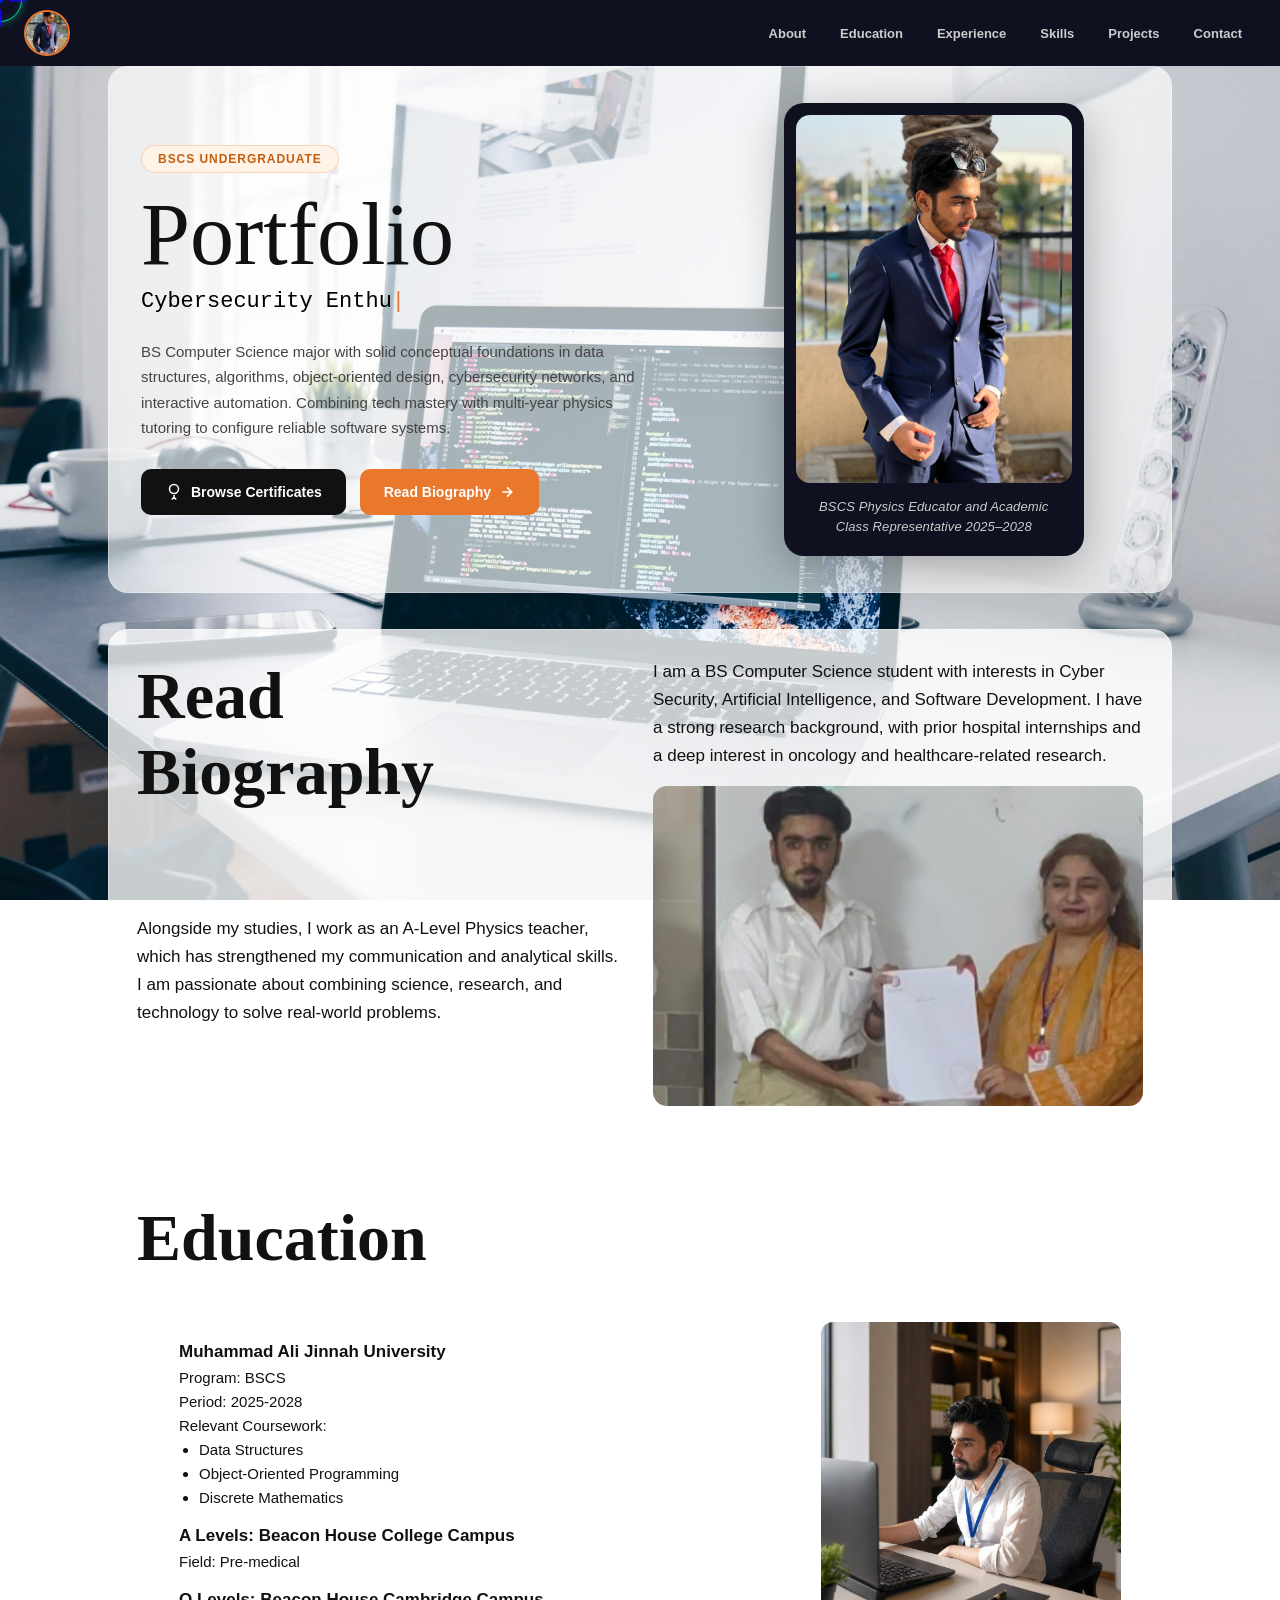
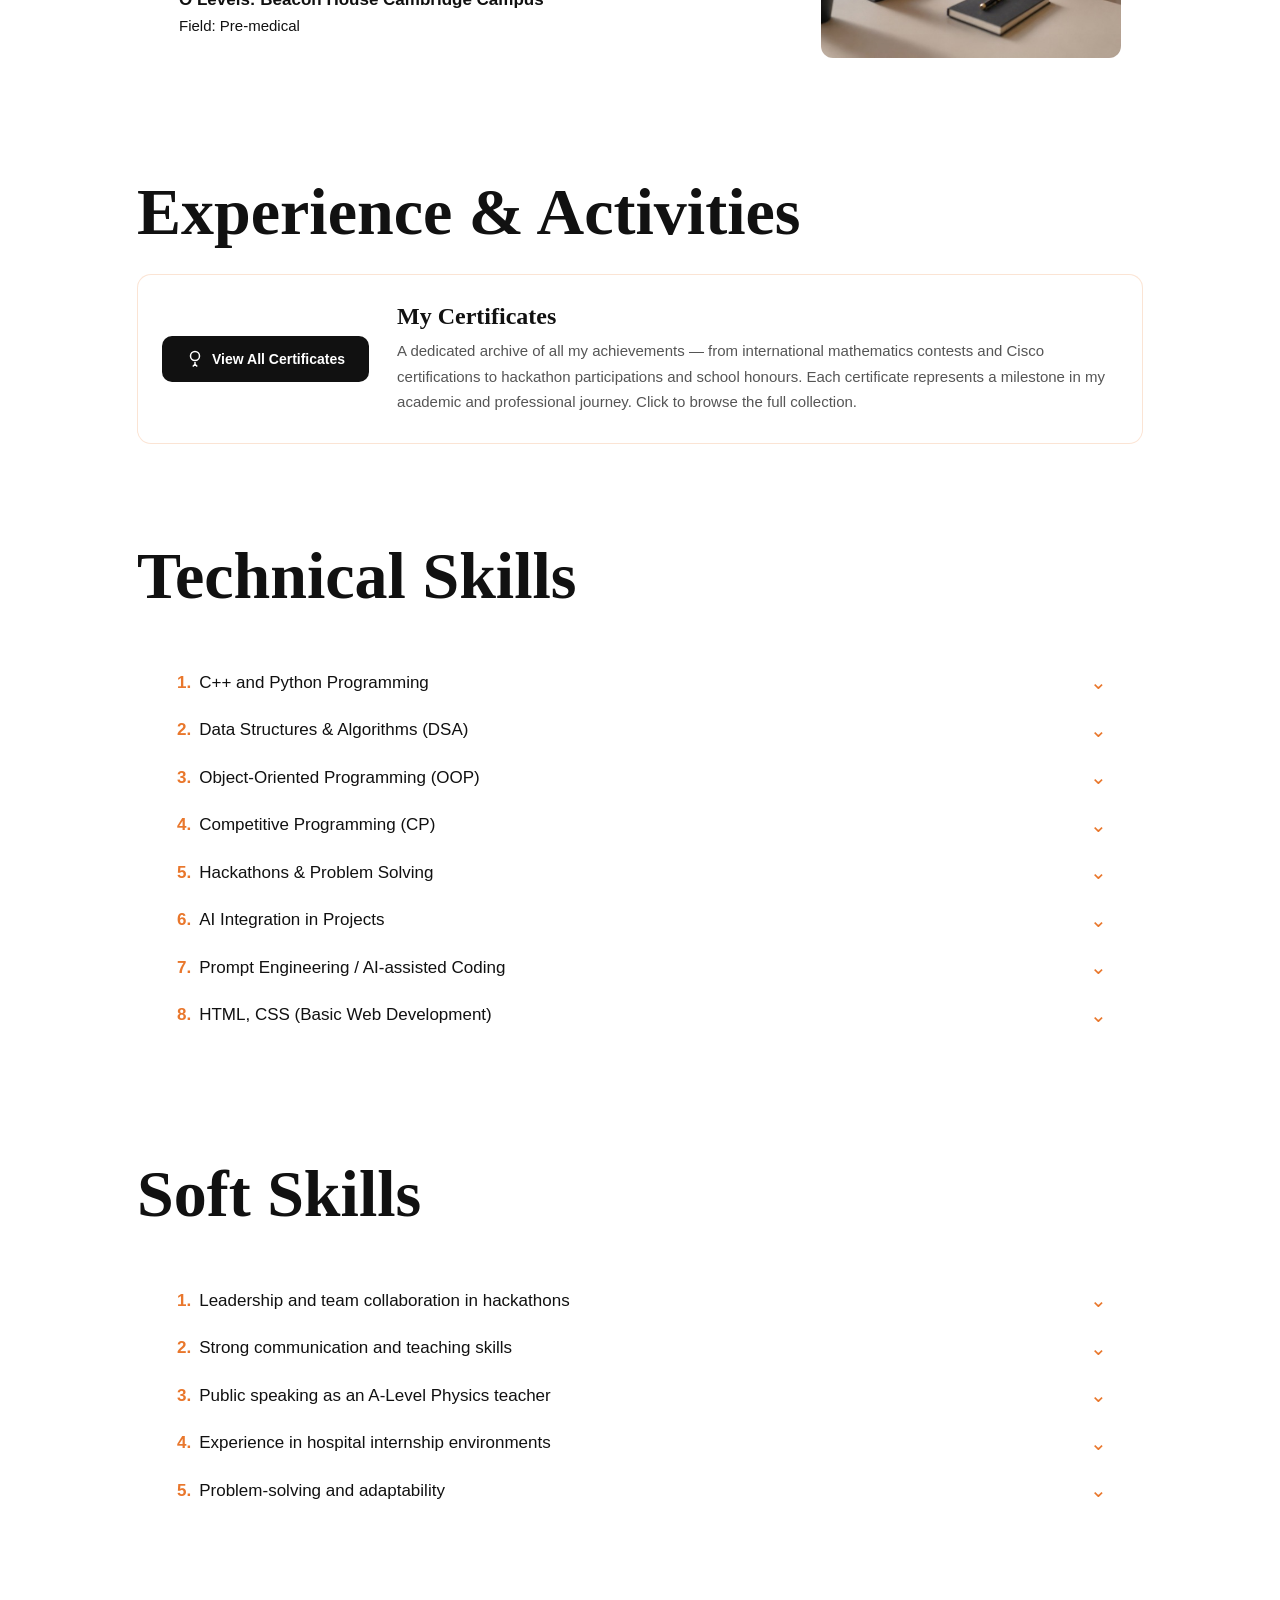
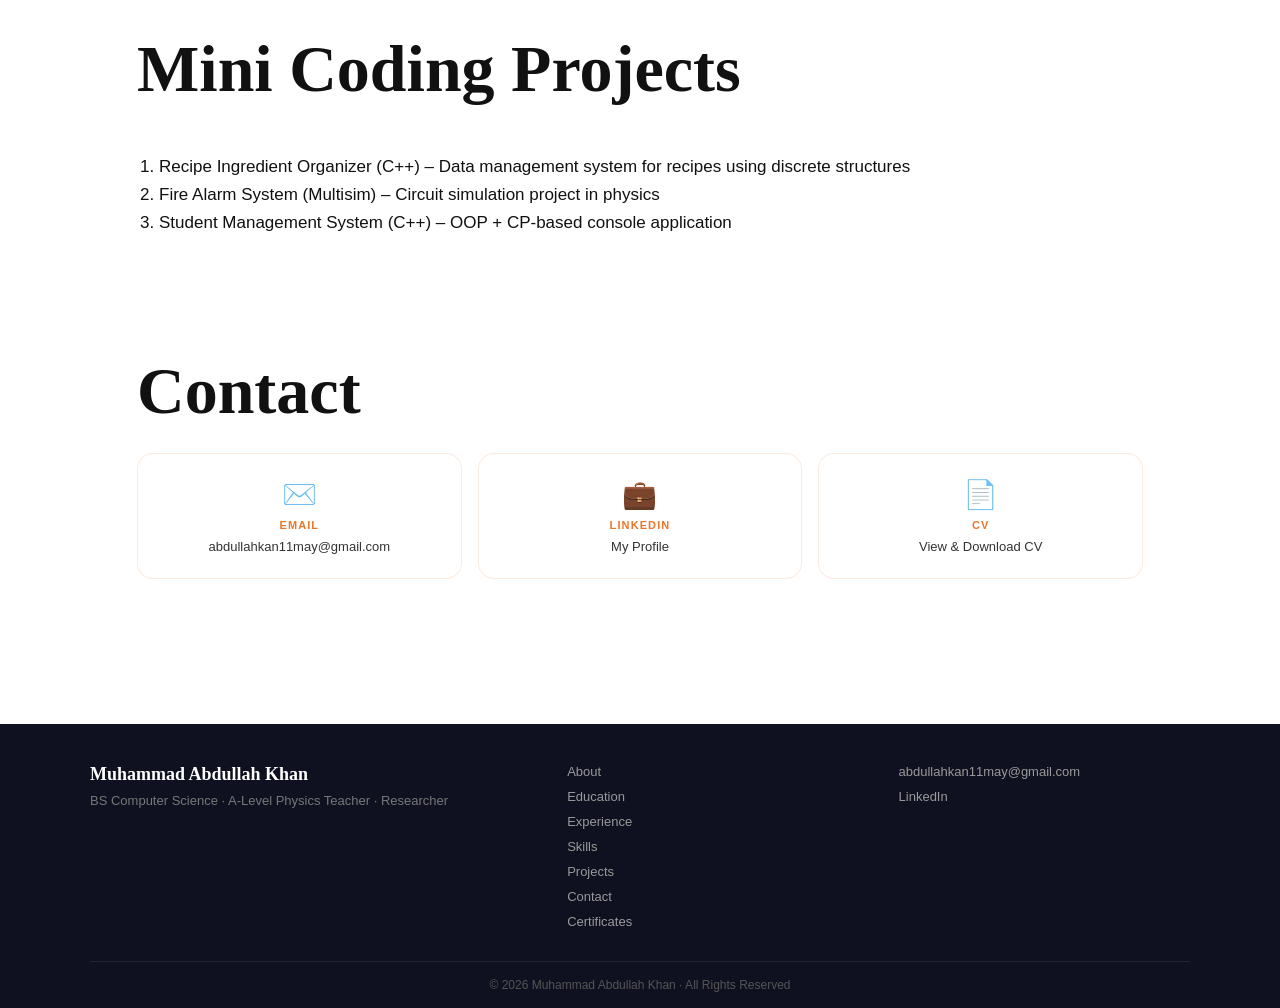
<file: index.html>
<!DOCTYPE html>
<html lang="en">
<head>
  <meta charset="UTF-8" />
  <meta name="viewport" content="width=device-width, initial-scale=1.0" />
  <meta http-equiv="Cache-Control" content="no-cache, no-store, must-revalidate">
  <title>Muhammad Abdullah Khan | Portfolio</title>
  <link rel="stylesheet" href="styles.css" />
</head>

<body>

<!-- CUSTOM CURSOR -->
<div class="cursor" id="cursor">
  <div class="cursor-ring"></div>
  <div class="cursor-dot"></div>
  <div class="cursor-line cursor-line-top"></div>
  <div class="cursor-line cursor-line-bottom"></div>
  <div class="cursor-line cursor-line-left"></div>
  <div class="cursor-line cursor-line-right"></div>
</div>

<!-- PROGRESS BAR -->
<div class="progress-bar" id="progressBar"></div>

<!-- TOP NAVBAR: logo left + hamburger right -->
<nav class="navbar" id="navbar">
  <div class="nav-logo">
    <img src="WhatsApp Image 2024-04-25 at 1.08.18 AM (1).jpeg" alt="MAK" id="nav-photo" />
  </div>
  <button class="nav-hamburger" id="navToggle" aria-label="Menu">
    <span></span><span></span><span></span>
  </button>
  <div class="nav-menu" id="navMenu">
    <a href="#about">About</a>
    <a href="#education">Education</a>
    <a href="#experience">Experience</a>
    <a href="#technical-skills">Skills</a>
    <a href="#projects">Projects</a>
    <a href="#contact">Contact</a>
  </div>
</nav>

<!-- MAIN WRAPPER -->
<main class="page-wrap">

  <!-- HERO -->
  <section class="hero section visible" id="hero">
    <div class="hero-left">
      <div class="hero-badge">BSCS Undergraduate</div>
      <h1>Portfolio</h1>
      <h2 id="typing-text"></h2>
      <p class="hero-desc">
        BS Computer Science major with solid conceptual foundations in data structures,
        algorithms, object-oriented design, cybersecurity networks, and interactive
        automation. Combining tech mastery with multi-year physics tutoring to configure
        reliable software systems.
      </p>
      <div class="hero-btns">
        <a href="certificates.html" class="btn-primary">
          <svg width="18" height="18" viewBox="0 0 24 24" fill="none" stroke="currentColor" stroke-width="2"><circle cx="12" cy="8" r="6"/><path d="M9 22l3-3 3 3M12 19v-3"/></svg>
          Browse Certificates
        </a>
        <a href="#about" class="btn-secondary" id="biographyBtn">
          Read Biography
          <svg width="16" height="16" viewBox="0 0 24 24" fill="none" stroke="currentColor" stroke-width="2.5"><path d="M5 12h14M12 5l7 7-7 7"/></svg>
        </a>
      </div>
    </div>
    <div class="hero-right">
      <div class="hero-card">
        <img src="WhatsApp Image 2024-04-25 at 1.08.18 AM (1).jpeg" alt="Muhammad Abdullah Khan" class="hero-card-photo" />
        <div class="hero-card-caption">BSCS Physics Educator and Academic Class Representative 2025–2028</div>
      </div>
    </div>
  </section>

  <!-- ABOUT / READ BIOGRAPHY -->
  <section class="section" id="about">
    <div class="about-grid">
      <div class="about-title">
        <h2>Read<br>Biography</h2>
      </div>
      <div class="about-right">
        <p class="about-p1">
          I am a BS Computer Science student with interests in Cyber Security,
          Artificial Intelligence, and Software Development. I have a strong
          research background, with prior hospital internships and a deep
          interest in oncology and healthcare-related research.
        </p>
        <div class="about-image">
          <img src="eddited 2.JPG" alt="Abdullah Khan experience" />
        </div>
      </div>
      <div class="about-p2">
        <p>
          Alongside my studies, I work as an A-Level Physics teacher, which
          has strengthened my communication and analytical skills. I am passionate
          about combining science, research, and technology to solve real-world problems.
        </p>
      </div>
    </div>
  </section>

  <!-- EDUCATION -->
  <section class="section" id="education">
    <h2 class="section-heading">Education</h2>
    <div class="content-box education-box">
      <div class="education-text">
        <h3>Muhammad Ali Jinnah University</h3>
        <p>Program: BSCS</p>
        <p>Period: 2025-2028</p>
        <p>Relevant Coursework:</p>
        <ul>
          <li>Data Structures</li>
          <li>Object-Oriented Programming</li>
          <li>Discrete Mathematics</li>
        </ul>
        <h3>A Levels: Beacon House College Campus</h3>
        <p>Field: Pre-medical</p>
        <h3>O Levels: Beacon House Cambridge Campus</h3>
        <p>Field: Pre-medical</p>
      </div>
      <div class="education-photo">
        <img src="WhatsApp Image 2026-04-26 at 2.37.34 PM.jpeg" alt="Abdullah Khan" />
      </div>
    </div>
  </section>

  <!-- EXPERIENCE & ACTIVITIES -->
  <section class="section" id="experience">
    <h2 class="section-heading">Experience &amp; Activities</h2>

    <!-- CERTIFICATES CTA -->
    <div class="cert-cta">
      <a href="certificates.html" class="btn-primary cert-cta-btn">
        <svg width="18" height="18" viewBox="0 0 24 24" fill="none" stroke="currentColor" stroke-width="2"><circle cx="12" cy="8" r="6"/><path d="M9 22l3-3 3 3M12 19v-3"/></svg>
        View All Certificates
      </a>
      <div class="cert-cta-text">
        <h3>My Certificates</h3>
        <p>
          A dedicated archive of all my achievements — from international mathematics
          contests and Cisco certifications to hackathon participations and school honours.
          Each certificate represents a milestone in my academic and professional journey.
          Click to browse the full collection.
        </p>
      </div>
    </div>
  </section>

  <!-- TECHNICAL SKILLS -->
  <section class="section" id="technical-skills">
    <h2 class="section-heading">Technical Skills</h2>
    <div class="content-box">
      <ul class="skills-list tech-accordion-list">

        <li class="skill-accordion">
          <div class="skill-header" onclick="toggleSkill(this)">
            <span class="skill-num">1.</span> C++ and Python Programming
            <span class="skill-chevron">&#8964;</span>
          </div>
          <div class="skill-body">
            <p>Proficient in both C++ and Python, with hands-on experience building console applications, and algorithm-based solutions. Comfortable working across both languages depending on the problem at hand — leveraging C++ for performance-critical logic and Python for rapid prototyping and AI-related tasks.</p>
          </div>
        </li>

        <li class="skill-accordion">
          <div class="skill-header" onclick="toggleSkill(this)">
            <span class="skill-num">2.</span> Data Structures &amp; Algorithms (DSA)
            <span class="skill-chevron">&#8964;</span>
          </div>
          <div class="skill-body">
            <p>Strong foundational understanding of core data structures — arrays, linked lists, stacks, queues, trees, and hash maps — and their practical applications in solving computational problems efficiently. Continuously sharpening algorithmic thinking through structured practice and real project implementation.</p>
          </div>
        </li>

        <li class="skill-accordion">
          <div class="skill-header" onclick="toggleSkill(this)">
            <span class="skill-num">3.</span> Object-Oriented Programming (OOP)
            <span class="skill-chevron">&#8964;</span>
          </div>
          <div class="skill-body">
            <p>Experienced in designing systems using OOP principles — encapsulation, inheritance, polymorphism, and abstraction. Applied these concepts directly in projects like the Student Management System, building clean, modular, and maintainable codebases.</p>
          </div>
        </li>

        <li class="skill-accordion">
          <div class="skill-header" onclick="toggleSkill(this)">
            <span class="skill-num">4.</span> Competitive Programming (CP)
            <span class="skill-chevron">&#8964;</span>
          </div>
          <div class="skill-body">
            <p>Actively engaged in competitive programming to sharpen logical reasoning, time complexity awareness, and problem decomposition under pressure. Participation in contests has built the habit of writing efficient, well-structured solutions quickly.</p>
          </div>
        </li>

        <li class="skill-accordion">
          <div class="skill-header" onclick="toggleSkill(this)">
            <span class="skill-num">5.</span> Hackathons &amp; Problem Solving
            <span class="skill-chevron">&#8964;</span>
          </div>
          <div class="skill-body">
            <p>Participated in hackathons including Hackfest IBA, bringing together technical skill, teamwork, and rapid prototyping under tight deadlines. These environments demand clear thinking, creative solutions, and the ability to deliver a working product from scratch in hours.</p>
          </div>
        </li>

        <li class="skill-accordion">
          <div class="skill-header" onclick="toggleSkill(this)">
            <span class="skill-num">6.</span> AI Integration in Projects
            <span class="skill-chevron">&#8964;</span>
          </div>
          <div class="skill-body">
            <p>Exploring the integration of AI tools and APIs into practical applications — understanding how to embed intelligent features into software, automate workflows, and enhance user experiences using modern AI capabilities.</p>
          </div>
        </li>

        <li class="skill-accordion">
          <div class="skill-header" onclick="toggleSkill(this)">
            <span class="skill-num">7.</span> Prompt Engineering / AI-assisted Coding
            <span class="skill-chevron">&#8964;</span>
          </div>
          <div class="skill-body">
            <p>Skilled in crafting precise, effective prompts to get the most out of AI tools for coding, debugging, and content generation. Uses AI as a force multiplier — accelerating development without losing ownership of the logic and architecture.</p>
          </div>
        </li>

        <li class="skill-accordion">
          <div class="skill-header" onclick="toggleSkill(this)">
            <span class="skill-num">8.</span> HTML, CSS (Basic Web Development)
            <span class="skill-chevron">&#8964;</span>
          </div>
          <div class="skill-body">
            <p>Capable of building structured, styled web pages from scratch. This very portfolio is a hands-on demonstration of those skills — custom layouts, animations, responsive design, and interactive components built without any framework.</p>
          </div>
        </li>

      </ul>
    </div>
  </section>

  <!-- SOFT SKILLS -->
  <section class="section" id="soft-skills">
    <h2 class="section-heading">Soft Skills</h2>
    <div class="content-box">
      <ul class="skills-list">

        <li class="skill-accordion">
          <div class="skill-header" onclick="toggleSkill(this)">
            <span class="skill-num">1.</span> Leadership and team collaboration in hackathons
            <span class="skill-chevron">&#8964;</span>
          </div>
          <div class="skill-body">
            <p>A well-respected leader with hands-on experience managing group and class projects — from community service trips to large-scale batch initiatives involving 60+ students. Known for maintaining fairness and justice across all members, resolving communication barriers through custom-designed modules and interactive sessions, and providing counselling and emotional support when needed.</p>
          </div>
        </li>

        <li class="skill-accordion">
          <div class="skill-header" onclick="toggleSkill(this)">
            <span class="skill-num">2.</span> Strong communication and teaching skills
            <span class="skill-chevron">&#8964;</span>
          </div>
          <div class="skill-body">
            <p>An educator who goes beyond the curriculum — designing teaching frameworks that evolve with the changing mindset of today's youth and the demands of the modern industry. Encourages out-of-the-box thinking through hands-on activities, mathematical reasoning, and cross-disciplinary analogies.</p>
          </div>
        </li>

        <li class="skill-accordion">
          <div class="skill-header" onclick="toggleSkill(this)">
            <span class="skill-num">3.</span> Public speaking as an A-Level Physics teacher
            <span class="skill-chevron">&#8964;</span>
          </div>
          <div class="skill-body">
            <p>Developed strong, confident public speaking through years of classroom instruction, parent communication, client-facing research interactions, and hosting workshops. Capable of improvising at any moment — changing scripts last-minute, adapting tone to the audience, and commanding large rooms with natural body language and stage presence.</p>
          </div>
        </li>

        <li class="skill-accordion">
          <div class="skill-header" onclick="toggleSkill(this)">
            <span class="skill-num">4.</span> Experience in hospital internship environments
            <span class="skill-chevron">&#8964;</span>
          </div>
          <div class="skill-body">
            <p>Medical and community service internships instilled a heightened situational awareness and the ability to act immediately and responsibly under pressure. Learned to regulate emotions in high-stakes environments, make decisive calls under uncertainty, and switch seamlessly between professional composure and compassionate communication.</p>
          </div>
        </li>

        <li class="skill-accordion">
          <div class="skill-header" onclick="toggleSkill(this)">
            <span class="skill-num">5.</span> Problem-solving and adaptability
            <span class="skill-chevron">&#8964;</span>
          </div>
          <div class="skill-body">
            <p>Approaches every challenge — academic, technical, or personal — with focused concentration and structured thinking. Skilled at making high-impact decisions quickly while preserving ethical integrity and considering the broadest range of people affected.</p>
          </div>
        </li>

      </ul>
    </div>
  </section>

  <!-- PROJECTS -->
  <section class="section" id="projects">
    <h2 class="section-heading">Mini Coding Projects</h2>
    <div class="content-box">
      <ol>
        <li>Recipe Ingredient Organizer (C++) – Data management system for recipes using discrete structures</li>
        <li>Fire Alarm System (Multisim) – Circuit simulation project in physics</li>
        <li>Student Management System (C++) – OOP + CP-based console application</li>
      </ol>
    </div>
  </section>

<!-- CONTACT -->
  <section class="section contact-section" id="contact">
    <h2 class="section-heading">Contact</h2>
    <div class="contact-cards">
      <a href="mailto:abdullahkan11may@gmail.com" class="contact-card">
        <div class="contact-icon">✉️</div>
        <div class="contact-label">Email</div>
        <div class="contact-value">abdullahkan11may@gmail.com</div>
      </a>
      <a href="https://www.linkedin.com/in/muhammad-abdullah-khan-34b156402" target="_blank" class="contact-card">
        <div class="contact-icon">💼</div>
        <div class="contact-label">LinkedIn</div>
        <div class="contact-value">My Profile</div>
      </a>
      <a href="cv.html" class="contact-card">
        <div class="contact-icon">📄</div>
        <div class="contact-label">CV</div>
        <div class="contact-value">View &amp; Download CV</div>
      </a>
    </div>
  </section>

</main>

<!-- FOOTER -->
<footer class="footer">
  <div class="footer-inner">
    <div class="footer-name">
      <h3>Muhammad Abdullah Khan</h3>
      <p>BS Computer Science · A-Level Physics Teacher · Researcher</p>
    </div>
    <div class="footer-links">
      <a href="#about">About</a>
      <a href="#education">Education</a>
      <a href="#experience">Experience</a>
      <a href="#technical-skills">Skills</a>
      <a href="#projects">Projects</a>
      <a href="#contact">Contact</a>
      <a href="certificates.html" target="_blank">Certificates</a>
    </div>
    <div class="footer-contact">
      <a href="mailto:abdullahkan11may@gmail.com">abdullahkan11may@gmail.com</a>
      <a href="https://www.linkedin.com/in/muhammad-abdullah-khan-34b156402" target="_blank">LinkedIn</a>
    </div>
  </div>
  <div class="footer-bottom">
    <p>© 2026 Muhammad Abdullah Khan · All Rights Reserved</p>
  </div>
</footer>

<script>
// TYPING EFFECT
const phrases = [
  "Cybersecurity Enthusiast",
  "BS Computer Science Student",
  "Physics Educator",
  "Muhammad Abdullah Khan"
];
const target = document.getElementById("typing-text");
let phraseIndex = 0, charIndex = 0, deleting = false;

function type() {
  const current = phrases[phraseIndex];
  if (!deleting) {
    target.textContent = current.slice(0, charIndex + 1);
    charIndex++;
    if (charIndex === current.length) {
      if (phraseIndex === phrases.length - 1) return; // stop on last
      setTimeout(() => { deleting = true; type(); }, 1800);
      return;
    }
  } else {
    target.textContent = current.slice(0, charIndex - 1);
    charIndex--;
    if (charIndex === 0) {
      deleting = false;
      phraseIndex = (phraseIndex + 1) % phrases.length;
    }
  }
  setTimeout(type, deleting ? 50 : 90);
}
window.addEventListener("load", () => { setTimeout(type, 600); });

// PROGRESS BAR
window.addEventListener('scroll', () => {
  const scrollTop = window.scrollY;
  const docHeight = document.documentElement.scrollHeight - window.innerHeight;
  const progress = (scrollTop / docHeight) * 100;
  document.getElementById('progressBar').style.width = progress + '%';
});

// SCROLL ANIMATIONS
const sections = document.querySelectorAll('.section');
const observer = new IntersectionObserver((entries) => {
  entries.forEach(entry => {
    if (entry.isIntersecting) entry.target.classList.add('visible');
  });
}, { threshold: 0.12 });
sections.forEach(s => observer.observe(s));

// NAVBAR: shrink on scroll + hamburger
const navbar = document.getElementById('navbar');
window.addEventListener('scroll', () => {
  navbar.classList.toggle('scrolled', window.scrollY > 40);
});
document.getElementById('navToggle').addEventListener('click', () => {
  document.getElementById('navMenu').classList.toggle('open');
});
document.querySelectorAll('.nav-menu a').forEach(a => {
  a.addEventListener('click', () => document.getElementById('navMenu').classList.remove('open'));
});

// CUSTOM CURSOR
const cursor = document.getElementById('cursor');
document.addEventListener('mousemove', (e) => {
  cursor.style.left = e.clientX + 'px';
  cursor.style.top = e.clientY + 'px';
});
document.addEventListener('mousedown', () => cursor.classList.add('clicking'));
document.addEventListener('mouseup',   () => cursor.classList.remove('clicking'));
document.querySelectorAll('a, button, .skill-header').forEach(el => {
  el.addEventListener('mouseenter', () => cursor.classList.add('hovering'));
  el.addEventListener('mouseleave', () => cursor.classList.remove('hovering'));
});

// SKILL ACCORDION
function toggleSkill(header) {
  const item = header.closest('.skill-accordion');
  const body = item.querySelector('.skill-body');
  const isOpen = item.classList.contains('open');
  document.querySelectorAll('.skill-accordion').forEach(el => {
    el.classList.remove('open');
    el.querySelector('.skill-body').classList.remove('expanded');
  });
  if (!isOpen) {
    item.classList.add('open');
    body.classList.add('expanded');
  }
}
</script>

</body>
</html>
</file>
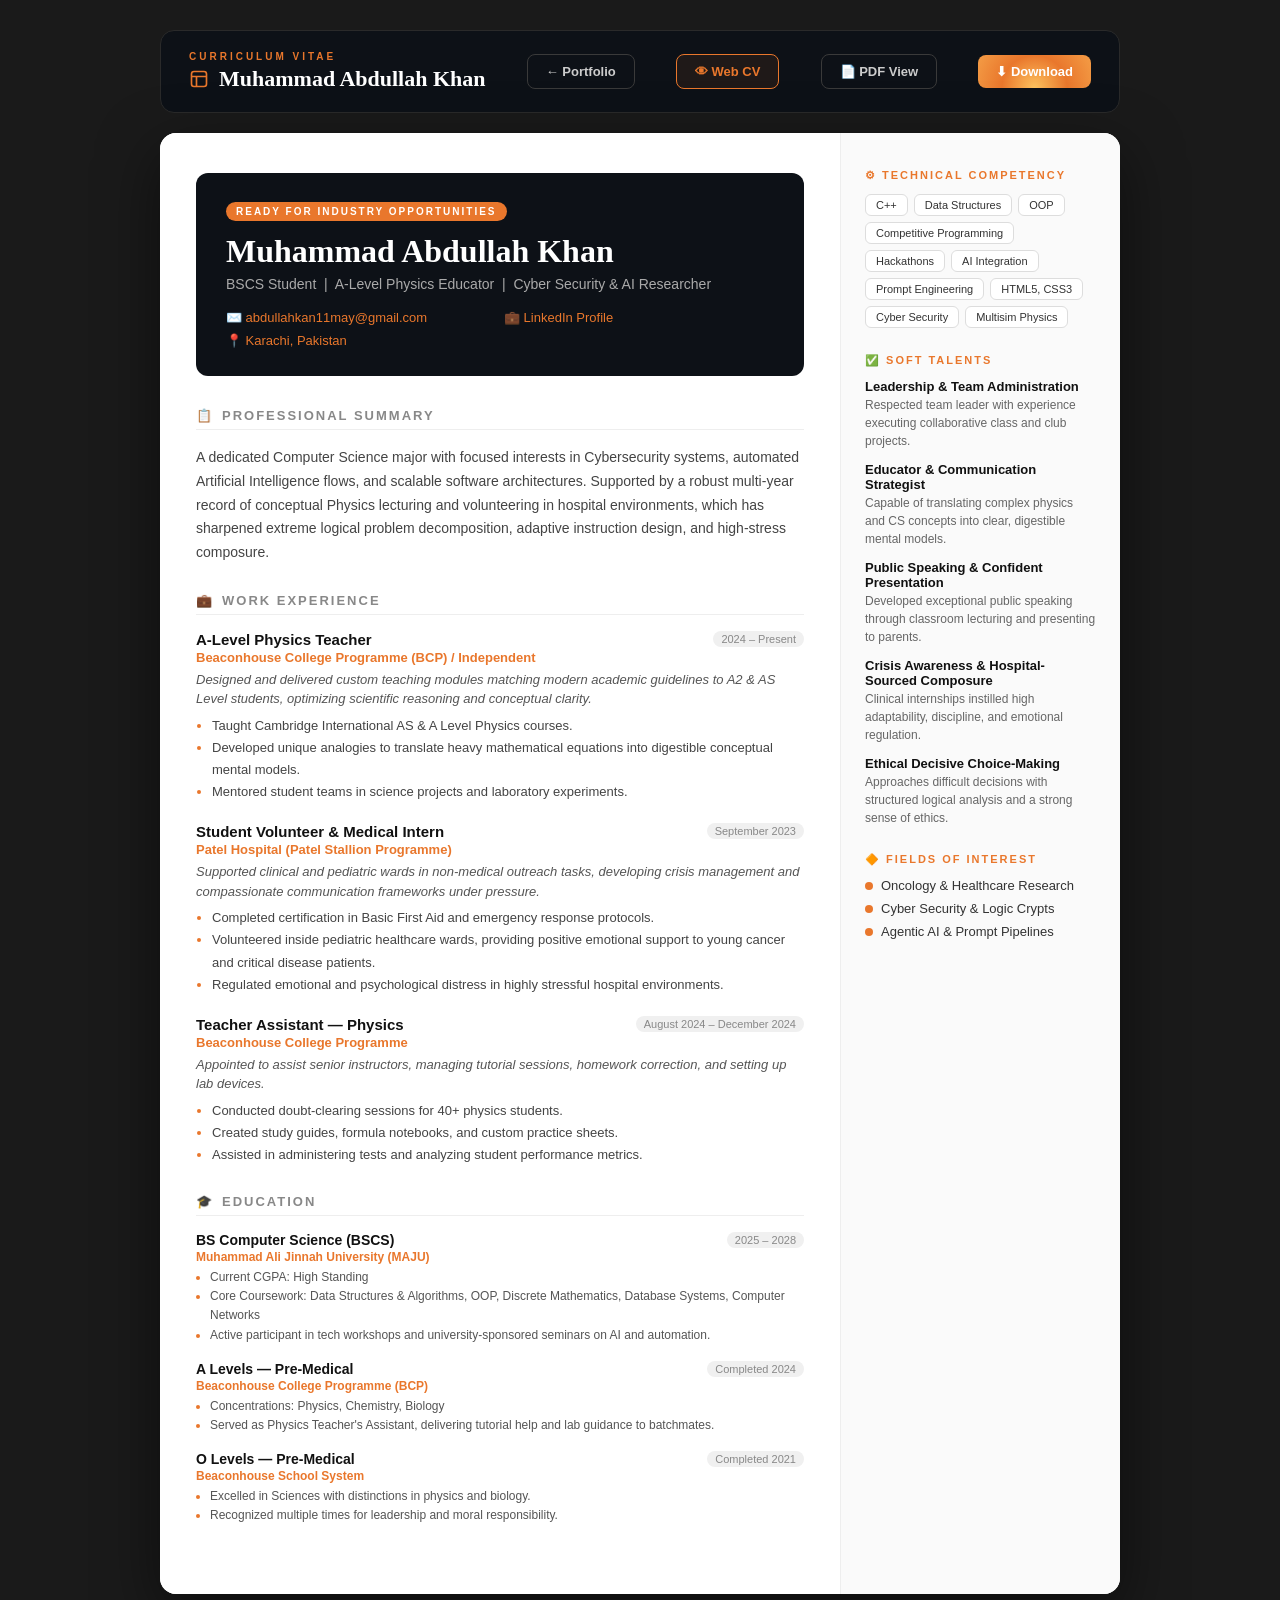
<file: cv.html>
<!DOCTYPE html>
<html lang="en">
<head>
  <meta charset="UTF-8" />
  <meta name="viewport" content="width=device-width, initial-scale=1.0" />
  <title>Muhammad Abdullah Khan — CV</title>
  <style>
    * { margin: 0; padding: 0; box-sizing: border-box; }

    body {
      background: #1a1a1a;
      min-height: 100vh;
      display: flex;
      flex-direction: column;
      align-items: center;
      padding: 30px 18px;
      font-family: Arial, sans-serif;
    }

    /* ── HEADER BANNER ── */
    .cv-header {
      width: min(100%, 960px);
      background: #0d1117;
      border-radius: 14px;
      padding: 20px 28px;
      display: flex;
      align-items: center;
      justify-content: space-between;
      margin-bottom: 20px;
      border: 1px solid #2a2a2a;
      flex-wrap: wrap;
      gap: 14px;
    }

    .cv-header-left {
      display: flex;
      flex-direction: column;
      gap: 4px;
    }

    .cv-header-label {
      font-size: 10px;
      letter-spacing: 3px;
      color: #e9772c;
      font-weight: 700;
      text-transform: uppercase;
    }

    .cv-header-name {
      display: flex;
      align-items: center;
      gap: 10px;
      color: #fff;
      font-size: 22px;
      font-family: Georgia, serif;
      font-weight: 700;
    }

    .cv-header-name svg {
      color: #e9772c;
    }

    .cv-header-btns {
      display: flex;
      gap: 10px;
      flex-wrap: wrap;
    }

    .cv-btn {
      padding: 9px 18px;
      border-radius: 8px;
      font-size: 13px;
      font-weight: 600;
      cursor: pointer;
      border: none;
      display: inline-flex;
      align-items: center;
      gap: 7px;
      transition: all 0.2s ease;
      text-decoration: none;
    }

    .cv-btn-outline {
      background: transparent;
      border: 1px solid #3a3a3a;
      color: #ccc;
    }

    .cv-btn-outline:hover {
      border-color: #e9772c;
      color: #e9772c;
    }

    .cv-btn-outline.active {
      border-color: #e9772c;
      color: #e9772c;
      background: rgba(233,119,44,0.08);
    }

    .cv-btn-orange {
      background: radial-gradient(circle at bottom center, #fec35f, #e9772c, #f49d46);
      color: #fff;
    }

    .cv-btn-orange:hover {
      transform: translateY(-2px);
      box-shadow: 0 6px 20px rgba(233,119,44,0.4);
    }

    /* ── VIEW PANELS ── */
    .cv-panel {
      width: min(100%, 960px);
      display: none;
    }

    .cv-panel.active {
      display: block;
    }

    .cv-frame {
      border-radius: 16px;
      overflow: hidden;
      box-shadow: 0 20px 60px rgba(0,0,0,0.5);
    }

    .cv-frame iframe {
      width: 100%;
      height: 90vh;
      border: none;
      display: block;
      border-radius: 16px;
    }

    /* ── WEB CV STYLES ── */
    .webcv {
      background: #f4f4f4;
      border-radius: 16px;
      overflow: hidden;
      box-shadow: 0 20px 60px rgba(0,0,0,0.5);
      display: grid;
      grid-template-columns: 1fr 280px;
    }

    .webcv-main {
      background: #fff;
      padding: 40px 36px;
    }

    .webcv-sidebar {
      background: #fafafa;
      border-left: 1px solid #eee;
      padding: 36px 24px;
    }

    /* hero strip */
    .webcv-hero {
      background: #0d1117;
      color: #fff;
      border-radius: 12px;
      padding: 28px 30px;
      margin-bottom: 32px;
    }

    .webcv-hero .ready-badge {
      display: inline-block;
      background: #e9772c;
      color: #fff;
      font-size: 10px;
      font-weight: 700;
      letter-spacing: 2px;
      text-transform: uppercase;
      padding: 4px 10px;
      border-radius: 20px;
      margin-bottom: 12px;
    }

    .webcv-hero h1 {
      font-size: 32px;
      font-family: Georgia, serif;
      font-weight: 700;
      margin-bottom: 6px;
    }

    .webcv-hero .webcv-tagline {
      color: #aaa;
      font-size: 14px;
      margin-bottom: 18px;
    }

    .webcv-hero-contacts {
      display: grid;
      grid-template-columns: 1fr 1fr;
      gap: 8px;
    }

    .webcv-hero-contacts a {
      color: #e9772c;
      font-size: 13px;
      text-decoration: none;
      display: flex;
      align-items: center;
      gap: 6px;
    }

    .webcv-hero-contacts a:hover { text-decoration: underline; }

    /* sections */
    .webcv-section {
      margin-bottom: 28px;
    }

    .webcv-section-title {
      font-size: 13px;
      font-weight: 700;
      letter-spacing: 2px;
      text-transform: uppercase;
      color: #888;
      border-bottom: 1px solid #eee;
      padding-bottom: 6px;
      margin-bottom: 16px;
      display: flex;
      align-items: center;
      gap: 8px;
    }

    .webcv-section-title span { color: #e9772c; }

    .webcv-entry {
      margin-bottom: 20px;
    }

    .webcv-entry-header {
      display: flex;
      justify-content: space-between;
      align-items: flex-start;
      margin-bottom: 2px;
      flex-wrap: wrap;
      gap: 4px;
    }

    .webcv-entry-title {
      font-size: 15px;
      font-weight: 700;
      color: #111;
    }

    .webcv-entry-date {
      font-size: 11px;
      color: #888;
      background: #f0f0f0;
      padding: 2px 8px;
      border-radius: 20px;
      white-space: nowrap;
    }

    .webcv-entry-org {
      color: #e9772c;
      font-size: 13px;
      font-weight: 600;
      margin-bottom: 5px;
    }

    .webcv-entry-desc {
      font-size: 13px;
      color: #555;
      font-style: italic;
      margin-bottom: 6px;
      line-height: 1.5;
    }

    .webcv-entry ul {
      padding-left: 16px;
      font-size: 13px;
      color: #444;
      line-height: 1.7;
    }

    .webcv-entry ul li::marker { color: #e9772c; }

    /* sidebar */
    .webcv-sidebar-section {
      margin-bottom: 26px;
    }

    .webcv-sidebar-title {
      font-size: 11px;
      font-weight: 700;
      letter-spacing: 2px;
      text-transform: uppercase;
      color: #e9772c;
      margin-bottom: 12px;
      display: flex;
      align-items: center;
      gap: 6px;
    }

    .webcv-tags {
      display: flex;
      flex-wrap: wrap;
      gap: 6px;
    }

    .webcv-tag {
      background: #fff;
      border: 1px solid #ddd;
      border-radius: 6px;
      padding: 4px 10px;
      font-size: 11px;
      color: #333;
    }

    .webcv-soft-item {
      margin-bottom: 12px;
    }

    .webcv-soft-item strong {
      font-size: 13px;
      color: #111;
      display: block;
      margin-bottom: 2px;
    }

    .webcv-soft-item p {
      font-size: 12px;
      color: #666;
      line-height: 1.5;
    }

    .webcv-interest {
      display: flex;
      align-items: center;
      gap: 8px;
      font-size: 13px;
      color: #333;
      margin-bottom: 8px;
    }

    .webcv-interest::before {
      content: '';
      width: 8px;
      height: 8px;
      border-radius: 50%;
      background: #e9772c;
      flex-shrink: 0;
    }

    .webcv-edu-entry {
      margin-bottom: 16px;
    }

    .webcv-edu-entry h4 {
      font-size: 14px;
      font-weight: 700;
      color: #111;
    }

    .webcv-edu-entry .edu-org {
      color: #e9772c;
      font-size: 12px;
      font-weight: 600;
      margin-bottom: 4px;
    }

    .webcv-edu-entry ul {
      padding-left: 14px;
      font-size: 12px;
      color: #555;
      line-height: 1.6;
    }

    .webcv-edu-entry ul li::marker { color: #e9772c; }

    @media (max-width: 700px) {
      .webcv { grid-template-columns: 1fr; }
      .webcv-sidebar { border-left: none; border-top: 1px solid #eee; }
      .cv-header { flex-direction: column; align-items: flex-start; }
      .webcv-hero-contacts { grid-template-columns: 1fr; }
    }
  </style>
</head>
<body>

  <!-- HEADER BANNER -->
  <div class="cv-header">
    <div class="cv-header-left">
      <span class="cv-header-label">Curriculum Vitae</span>
      <div class="cv-header-name">
        <svg width="20" height="20" viewBox="0 0 24 24" fill="none" stroke="currentColor" stroke-width="2"><rect x="3" y="3" width="18" height="18" rx="3"/><path d="M3 9h18M9 21V9"/></svg>
        Muhammad Abdullah Khan
      </div>
    </div>
    <a href="index.html" class="cv-btn cv-btn-outline">← Portfolio</a>
      <button class="cv-btn cv-btn-outline active" id="btnWebCV" onclick="showView('web')">
        👁 Web CV
      </button>
      <button class="cv-btn cv-btn-outline" id="btnPDF" onclick="showView('pdf')">
        📄 PDF View
      </button>
      <a href="Abdullah_Khan_FlowCV_Resume_2026-05-21.pdf" download="Abdullah_Khan_CV.pdf" class="cv-btn cv-btn-orange">
        ⬇ Download
      </a>
    </div>
  </div>

  <!-- WEB CV PANEL -->
  <div class="cv-panel active" id="panelWeb">
    <div class="webcv">

      <!-- MAIN COLUMN -->
      <div class="webcv-main">

        <!-- Hero -->
        <div class="webcv-hero">
          <div class="ready-badge">Ready for Industry Opportunities</div>
          <h1>Muhammad Abdullah Khan</h1>
          <div class="webcv-tagline">BSCS Student &nbsp;|&nbsp; A-Level Physics Educator &nbsp;|&nbsp; Cyber Security &amp; AI Researcher</div>
          <div class="webcv-hero-contacts">
            <a href="mailto:abdullahkan11may@gmail.com">✉️ abdullahkan11may@gmail.com</a>
            <a href="https://www.linkedin.com/in/abdullah-khan-34b156402" target="_blank">💼 LinkedIn Profile</a>
            <a href="#">📍 Karachi, Pakistan</a>
          </div>
        </div>

        <!-- Professional Summary -->
        <div class="webcv-section">
          <div class="webcv-section-title"><span>📋</span> Professional Summary</div>
          <p style="font-size:14px;color:#444;line-height:1.7;">
            A dedicated Computer Science major with focused interests in Cybersecurity systems, automated Artificial Intelligence flows, and scalable software architectures. Supported by a robust multi-year record of conceptual Physics lecturing and volunteering in hospital environments, which has sharpened extreme logical problem decomposition, adaptive instruction design, and high-stress composure.
          </p>
        </div>

        <!-- Work Experience -->
        <div class="webcv-section">
          <div class="webcv-section-title"><span>💼</span> Work Experience</div>

          <div class="webcv-entry">
            <div class="webcv-entry-header">
              <div class="webcv-entry-title">A-Level Physics Teacher</div>
              <div class="webcv-entry-date">2024 – Present</div>
            </div>
            <div class="webcv-entry-org">Beaconhouse College Programme (BCP) / Independent</div>
            <div class="webcv-entry-desc">Designed and delivered custom teaching modules matching modern academic guidelines to A2 &amp; AS Level students, optimizing scientific reasoning and conceptual clarity.</div>
            <ul>
              <li>Taught Cambridge International AS &amp; A Level Physics courses.</li>
              <li>Developed unique analogies to translate heavy mathematical equations into digestible conceptual mental models.</li>
              <li>Mentored student teams in science projects and laboratory experiments.</li>
            </ul>
          </div>

          <div class="webcv-entry">
            <div class="webcv-entry-header">
              <div class="webcv-entry-title">Student Volunteer &amp; Medical Intern</div>
              <div class="webcv-entry-date">September 2023</div>
            </div>
            <div class="webcv-entry-org">Patel Hospital (Patel Stallion Programme)</div>
            <div class="webcv-entry-desc">Supported clinical and pediatric wards in non-medical outreach tasks, developing crisis management and compassionate communication frameworks under pressure.</div>
            <ul>
              <li>Completed certification in Basic First Aid and emergency response protocols.</li>
              <li>Volunteered inside pediatric healthcare wards, providing positive emotional support to young cancer and critical disease patients.</li>
              <li>Regulated emotional and psychological distress in highly stressful hospital environments.</li>
            </ul>
          </div>

          <div class="webcv-entry">
            <div class="webcv-entry-header">
              <div class="webcv-entry-title">Teacher Assistant — Physics</div>
              <div class="webcv-entry-date">August 2024 – December 2024</div>
            </div>
            <div class="webcv-entry-org">Beaconhouse College Programme</div>
            <div class="webcv-entry-desc">Appointed to assist senior instructors, managing tutorial sessions, homework correction, and setting up lab devices.</div>
            <ul>
              <li>Conducted doubt-clearing sessions for 40+ physics students.</li>
              <li>Created study guides, formula notebooks, and custom practice sheets.</li>
              <li>Assisted in administering tests and analyzing student performance metrics.</li>
            </ul>
          </div>
        </div>

        <!-- Education -->
        <div class="webcv-section">
          <div class="webcv-section-title"><span>🎓</span> Education</div>

          <div class="webcv-edu-entry">
            <div class="webcv-entry-header">
              <h4>BS Computer Science (BSCS)</h4>
              <div class="webcv-entry-date">2025 – 2028</div>
            </div>
            <div class="edu-org">Muhammad Ali Jinnah University (MAJU)</div>
            <ul>
              <li>Current CGPA: High Standing</li>
              <li>Core Coursework: Data Structures &amp; Algorithms, OOP, Discrete Mathematics, Database Systems, Computer Networks</li>
              <li>Active participant in tech workshops and university-sponsored seminars on AI and automation.</li>
            </ul>
          </div>

          <div class="webcv-edu-entry">
            <div class="webcv-entry-header">
              <h4>A Levels — Pre-Medical</h4>
              <div class="webcv-entry-date">Completed 2024</div>
            </div>
            <div class="edu-org">Beaconhouse College Programme (BCP)</div>
            <ul>
              <li>Concentrations: Physics, Chemistry, Biology</li>
              <li>Served as Physics Teacher's Assistant, delivering tutorial help and lab guidance to batchmates.</li>
            </ul>
          </div>

          <div class="webcv-edu-entry">
            <div class="webcv-entry-header">
              <h4>O Levels — Pre-Medical</h4>
              <div class="webcv-entry-date">Completed 2021</div>
            </div>
            <div class="edu-org">Beaconhouse School System</div>
            <ul>
              <li>Excelled in Sciences with distinctions in physics and biology.</li>
              <li>Recognized multiple times for leadership and moral responsibility.</li>
            </ul>
          </div>
        </div>

      </div><!-- /webcv-main -->

      <!-- SIDEBAR -->
      <div class="webcv-sidebar">

        <div class="webcv-sidebar-section">
          <div class="webcv-sidebar-title">⚙ Technical Competency</div>
          <div class="webcv-tags">
            <span class="webcv-tag">C++</span>
            <span class="webcv-tag">Data Structures</span>
            <span class="webcv-tag">OOP</span>
            <span class="webcv-tag">Competitive Programming</span>
            <span class="webcv-tag">Hackathons</span>
            <span class="webcv-tag">AI Integration</span>
            <span class="webcv-tag">Prompt Engineering</span>
            <span class="webcv-tag">HTML5, CSS3</span>
            <span class="webcv-tag">Cyber Security</span>
            <span class="webcv-tag">Multisim Physics</span>
          </div>
        </div>

        <div class="webcv-sidebar-section">
          <div class="webcv-sidebar-title">✅ Soft Talents</div>
          <div class="webcv-soft-item">
            <strong>Leadership &amp; Team Administration</strong>
            <p>Respected team leader with experience executing collaborative class and club projects.</p>
          </div>
          <div class="webcv-soft-item">
            <strong>Educator &amp; Communication Strategist</strong>
            <p>Capable of translating complex physics and CS concepts into clear, digestible mental models.</p>
          </div>
          <div class="webcv-soft-item">
            <strong>Public Speaking &amp; Confident Presentation</strong>
            <p>Developed exceptional public speaking through classroom lecturing and presenting to parents.</p>
          </div>
          <div class="webcv-soft-item">
            <strong>Crisis Awareness &amp; Hospital-Sourced Composure</strong>
            <p>Clinical internships instilled high adaptability, discipline, and emotional regulation.</p>
          </div>
          <div class="webcv-soft-item">
            <strong>Ethical Decisive Choice-Making</strong>
            <p>Approaches difficult decisions with structured logical analysis and a strong sense of ethics.</p>
          </div>
        </div>

        <div class="webcv-sidebar-section">
          <div class="webcv-sidebar-title">🔶 Fields of Interest</div>
          <div class="webcv-interest">Oncology &amp; Healthcare Research</div>
          <div class="webcv-interest">Cyber Security &amp; Logic Crypts</div>
          <div class="webcv-interest">Agentic AI &amp; Prompt Pipelines</div>
        </div>

      </div><!-- /webcv-sidebar -->

    </div><!-- /webcv -->
  </div><!-- /panelWeb -->

  <!-- PDF VIEW PANEL -->
  <div class="cv-panel" id="panelPDF">
    <div class="cv-frame">
      <iframe
        src="Abdullah_Khan_FlowCV_Resume_2026-05-21.pdf"
        title="Abdullah Khan CV"
        type="application/pdf"
      >
        <p style="padding:40px;text-align:center;color:#333;">
          Your browser cannot display this PDF inline.<br><br>
          <a href="Abdullah_Khan_FlowCV_Resume_2026-05-21.pdf" download>⬇ Download CV instead</a>
        </p>
      </iframe>
    </div>
  </div>

  <script>
    function showView(view) {
      document.getElementById('panelWeb').classList.toggle('active', view === 'web');
      document.getElementById('panelPDF').classList.toggle('active', view === 'pdf');
      document.getElementById('btnWebCV').classList.toggle('active', view === 'web');
      document.getElementById('btnPDF').classList.toggle('active', view === 'pdf');
    }
  </script>

</body>
</html>
</file>
<file: styles.css>
/* =========================================
   RESET & BASE
   ========================================= */
*, *::before, *::after {
  margin: 0; padding: 0;
  box-sizing: border-box;
}

html { scroll-behavior: smooth; }
html, body { min-height: 100vh; }

body {
  font-family: Georgia, "Times New Roman", serif;
  color: #111;
  background-image: url('christopher-gower-m_HRfLhgABo-unsplash.jpg');
  background-size: cover;
  background-position: center;
  background-attachment: fixed;
  min-height: 100vh;
}

img { max-width: 100%; display: block; }

/* =========================================
   PROGRESS BAR
   ========================================= */
.progress-bar {
  position: fixed; top: 0; left: 0;
  width: 0%; height: 4px;
  background: linear-gradient(to right, #f4a235, #e9772c);
  z-index: 9999;
  transition: width 0.1s ease;
  border-radius: 0 2px 2px 0;
}

/* =========================================
   NAVBAR
   ========================================= */
.navbar {
  position: sticky; top: 0; z-index: 1000;
  display: flex; align-items: center;
  justify-content: space-between;
  padding: 10px 24px;
  background: #0f1120;
  transition: padding 0.3s ease, box-shadow 0.3s ease;
}

.navbar.scrolled {
  padding: 6px 24px;
  box-shadow: 0 4px 24px rgba(0,0,0,0.4);
}

/* Photo in navbar */
.nav-logo img {
  width: 46px; height: 46px;
  border-radius: 50%;
  object-fit: cover;
  border: 2px solid #e9772c;
  transition: transform 0.3s ease;
}
.nav-logo img:hover { transform: scale(1.08); }

/* Hamburger */
.nav-hamburger {
  display: none;
  flex-direction: column; gap: 5px;
  background: none; border: none;
  padding: 8px; cursor: pointer;
  border: 1.5px solid rgba(0,255,180,0.5);
  border-radius: 8px;
}
.nav-hamburger span {
  display: block; width: 22px; height: 2px;
  background: #fff; border-radius: 2px;
  transition: all 0.3s ease;
}

/* Nav links */
.nav-menu {
  display: flex; align-items: center; gap: 6px;
}
.nav-menu a {
  color: #ccc; font-family: Arial, sans-serif;
  font-size: 13px; font-weight: 600;
  text-decoration: none; padding: 7px 14px;
  border-radius: 8px;
  transition: background 0.2s ease, color 0.2s ease;
}
.nav-menu a:hover {
  background: rgba(233,119,44,0.18);
  color: #f4a235;
}

/* =========================================
   PAGE WRAP
   ========================================= */
.page-wrap {
  width: min(100%, 1100px);
  margin: 0 auto;
  padding: 0 18px 60px;
}

/* =========================================
   SECTIONS
   ========================================= */
section[id] { scroll-margin-top: 70px; }

.section {
  margin-bottom: 36px;
  border: 1px solid rgba(255,255,255,0.3);
  border-radius: 20px;
  padding: 28px;
  background: rgba(255,255,255,0.78);
  opacity: 0;
  transform: translateY(36px);
  transition: opacity 0.65s ease, transform 0.65s ease;
}
.section.visible {
  opacity: 1; transform: translateY(0);
}

/* =========================================
   HERO
   ========================================= */
.hero {
  display: grid;
  grid-template-columns: 1.15fr 0.85fr;
  gap: 32px;
  align-items: center;
  min-height: 480px;
  padding: 36px 32px;
  background: rgba(255,255,255,0.65);
}

.hero-badge {
  display: inline-block;
  background: #fff3e8;
  color: #c45e10;
  font-family: Arial, sans-serif;
  font-size: 12px; font-weight: 700;
  letter-spacing: 0.08em;
  text-transform: uppercase;
  padding: 6px 16px;
  border-radius: 30px;
  margin-bottom: 18px;
  border: 1px solid rgba(233,119,44,0.25);
}

.hero-left h1 {
  font-size: clamp(52px, 8vw, 88px);
  font-weight: 400;
  line-height: 1;
  margin-bottom: 10px;
}

/* Typing text */
.hero-left h2 {
  font-family: 'Courier New', Courier, monospace;
  font-size: clamp(16px, 2.2vw, 22px);
  font-weight: 400;
  color: #000000;
  margin-bottom: 20px;
  min-height: 30px;
}

#typing-text::after {
  content: '|';
  animation: blink 0.7s infinite;
  color: #e9772c;
}
@keyframes blink { 0%,100%{opacity:1} 50%{opacity:0} }

.hero-desc {
  font-family: Arial, sans-serif;
  font-size: 15px; line-height: 1.7;
  color: #444; margin-bottom: 28px;
  max-width: 500px;
}

/* Hero buttons */
.hero-btns {
  display: flex; gap: 14px; flex-wrap: wrap;
}

.btn-primary {
  display: inline-flex; align-items: center; gap: 8px;
  background: #111;
  color: #fff;
  font-family: Arial, sans-serif; font-size: 14px; font-weight: 700;
  padding: 14px 24px; border-radius: 10px;
  text-decoration: none;
  transition: background 0.25s ease, transform 0.2s ease;
  white-space: nowrap;
}
.btn-primary:hover {
  background: #2a2a2a; transform: translateY(-2px);
}

.btn-secondary {
  display: inline-flex; align-items: center; gap: 8px;
  background: #e9772c;
  color: #fff;
  font-family: Arial, sans-serif; font-size: 14px; font-weight: 700;
  padding: 14px 24px; border-radius: 10px;
  text-decoration: none;
  transition: background 0.25s ease, transform 0.2s ease;
  white-space: nowrap;
}
.btn-secondary:hover {
  background: #c45e10; transform: translateY(-2px);
}

/* Hero card (right side) */
.hero-right {
  display: flex; justify-content: center; align-items: center;
}

.hero-card {
  background: #0f1120;
  border-radius: 20px;
  padding: 12px 12px 20px;
  text-align: center;
  box-shadow: 0 12px 48px rgba(0,0,0,0.3);
  max-width: 300px; width: 100%;
  transition: transform 0.3s ease, box-shadow 0.3s ease;
}
.hero-card:hover {
  transform: translateY(-6px);
  box-shadow: 0 20px 60px rgba(0,0,0,0.4);
}

.hero-card-photo {
  width: 100%;
  aspect-ratio: 3/4;
  object-fit: cover;
  object-position: top;
  border-radius: 14px;
  display: block;
  margin-bottom: 14px;
}

.hero-card-caption {
  font-family: Arial, sans-serif;
  font-size: 13px;
  line-height: 1.5;
  color: #ccc;
  padding: 0 8px;
  font-style: italic;
  letter-spacing: 0.01em;
}

/* =========================================
   ABOUT
   ========================================= */
.about-grid {
  display: grid;
  grid-template-columns: 1fr 1fr;
  grid-template-rows: auto auto;
  gap: 26px;
}
.about-title { grid-column: 1; grid-row: 1; }
.about-title h2 { font-size: clamp(40px, 5.5vw, 66px); }

.about-right {
  grid-column: 2; grid-row: 1 / 3;
  display: flex; flex-direction: column; gap: 16px;
}
.about-right .about-p1 {
  font-family: Arial, sans-serif; font-size: 17px; line-height: 1.65;
}
.about-image img {
  width: 100%; max-height: 320px;
  object-fit: cover; border-radius: 14px;
}
.about-p2 { grid-column: 1; grid-row: 2; }
.about-p2 p { font-family: Arial, sans-serif; font-size: 17px; line-height: 1.65; }

/* =========================================
   SECTION HEADINGS
   ========================================= */
.section-heading {
  font-size: clamp(40px, 5.5vw, 66px);
  margin-bottom: 24px;
}

/* =========================================
   EDUCATION
   ========================================= */
.content-box {
  background: #fff;
  border-radius: 16px;
  padding: 22px;
}
.content-box li {
  font-family: Arial, sans-serif; font-size: 17px; line-height: 1.65;
}

.education-box {
  display: flex; gap: 0;
  align-items: stretch; overflow: hidden;
}
.education-text { flex: 1; padding: 20px; }
.education-text h3 {
  font-family: Arial, sans-serif; font-size: 17px; font-weight: 700;
  margin-top: 16px; margin-bottom: 4px;
}
.education-text h3:first-child { margin-top: 0; }
.education-text p { font-family: Arial, sans-serif; font-size: 15px; line-height: 1.6; }
.education-text ul { margin-left: 20px; }
.education-text ul li { font-family: Arial, sans-serif; font-size: 15px; line-height: 1.6; }

.education-photo { width: 300px; flex-shrink: 0; }
.education-photo img { width: 100%; height: 100%; object-fit: cover; display: block; border-radius: 12px; }

/* =========================================
   CERTIFICATES CTA
   ========================================= */
.cert-cta {
  display: flex; align-items: center; gap: 28px;
  background: rgba(255,255,255,0.6);
  border: 1px solid rgba(233,119,44,0.2);
  border-radius: 14px; padding: 28px 24px;
  flex-wrap: wrap;
}
.cert-cta-btn { flex-shrink: 0; }
.cert-cta-text { flex: 1; min-width: 200px; }
.cert-cta-text h3 { font-family: Georgia, serif; font-size: 24px; margin-bottom: 8px; color: #111; }
.cert-cta-text p { font-family: Arial, sans-serif; font-size: 15px; line-height: 1.7; color: #555; }

/* =========================================
   SKILLS ACCORDION
   ========================================= */
.skills-list { list-style: none; margin: 0; padding: 0; }

.skill-accordion {
  border-left: 4px solid transparent;
  border-radius: 6px;
  transition: border-left-color 0.25s ease;
  margin-bottom: 2px;
}
.skill-accordion::before { content: none !important; }
.skill-accordion.open {
  border-left: 4px solid #e9772c;
  background: rgba(233,119,44,0.05);
}

.skill-header {
  display: flex; align-items: center; gap: 8px;
  font-family: Arial, sans-serif; font-size: 17px; line-height: 1.5;
  padding: 10px 14px; cursor: pointer; user-select: none;
  border-radius: 6px;
  transition: background 0.2s ease, padding-left 0.2s ease;
}
.skill-header:hover { background: rgba(233,119,44,0.08); padding-left: 20px; }

.skill-num { font-weight: 700; color: #e9772c; flex-shrink: 0; }

.skill-chevron {
  margin-left: auto; font-size: 20px; color: #e9772c;
  transition: transform 0.35s ease; line-height: 1;
}
.skill-accordion.open .skill-chevron { transform: rotate(180deg); }

.skill-body {
  max-height: 0; overflow: hidden;
  transition: max-height 0.45s ease, padding 0.3s ease;
  padding: 0 14px;
}
.skill-body.expanded { max-height: 400px; padding: 10px 14px 14px; }
.skill-body p {
  font-family: Arial, sans-serif; font-size: 15px;
  line-height: 1.7; color: #444;
  border-top: 1px solid rgba(233,119,44,0.2);
  padding-top: 10px; margin: 0;
}

/* =========================================
   CONTACT CARDS
   ========================================= */
.contact-section {}

.contact-cards {
  display: grid;
  grid-template-columns: repeat(3, 1fr);
  gap: 16px;
}

.contact-card {
  display: flex; flex-direction: column; align-items: center;
  gap: 8px; padding: 24px 16px;
  background: #fff; border-radius: 16px;
  border: 1px solid rgba(233,119,44,0.15);
  text-decoration: none; color: inherit;
  transition: transform 0.25s ease, box-shadow 0.25s ease, border-color 0.25s ease;
  text-align: center;
}
.contact-card:hover {
  transform: translateY(-5px);
  box-shadow: 0 10px 30px rgba(233,119,44,0.15);
  border-color: rgba(233,119,44,0.4);
}
.contact-icon { font-size: 28px; }
.contact-label {
  font-family: Arial, sans-serif; font-size: 11px;
  font-weight: 700; letter-spacing: 0.1em;
  text-transform: uppercase; color: #e9772c;
}
.contact-value {
  font-family: Arial, sans-serif; font-size: 13px;
  color: #333; font-weight: 500; word-break: break-all;
}

/* =========================================
   CUSTOM CURSOR
   ========================================= */
* { cursor: none !important; }

.cursor {
  position: fixed; top: 0; left: 0;
  pointer-events: none; z-index: 99999;
  transform: translate(-50%, -50%);
}
.cursor-ring {
  position: absolute; top: 50%; left: 50%;
  transform: translate(-50%, -50%);
  width: 44px; height: 44px; border-radius: 50%;
  border: 1.5px solid rgba(0,255,180,0.9);
  background: transparent;
  box-shadow: 0 0 8px rgba(0,255,180,0.4), inset 0 0 8px rgba(0,255,180,0.1);
  transition: transform 0.15s ease, box-shadow 0.15s ease;
}
.cursor-dot {
  position: absolute; top: 50%; left: 50%;
  transform: translate(-50%, -50%);
  width: 5px; height: 5px; border-radius: 50%;
  background: rgb(0,26,255);
  box-shadow: 0 0 6px rgba(0,34,255,0.9), 0 0 12px rgba(0,55,255,0.5);
}
.cursor-line {
  position: absolute;
  background: rgba(30,0,255,0.85);
  box-shadow: 0 0 4px rgba(13,0,255,0.6);
}
.cursor-line-top    { width:1.5px; height:16px; top:-26px; left:50%; transform:translateX(-50%); }
.cursor-line-bottom { width:1.5px; height:16px; bottom:-26px; left:50%; transform:translateX(-50%); }
.cursor-line-left   { height:1.5px; width:16px; left:-26px; top:50%; transform:translateY(-50%); }
.cursor-line-right  { height:1.5px; width:16px; right:-26px; top:50%; transform:translateY(-50%); }

.cursor.clicking .cursor-ring {
  transform: translate(-50%,-50%) scale(0.7);
  box-shadow: 0 0 16px rgba(8,0,255,0.8), inset 0 0 10px rgba(0,255,180,0.2);
}
.cursor.hovering .cursor-ring {
  transform: translate(-50%,-50%) scale(1.5);
  box-shadow: 0 0 20px rgba(0,42,255,0.7), inset 0 0 14px rgba(0,255,180,0.15);
}

/* =========================================
   FOOTER
   ========================================= */
.footer {
  background: #0f1120; color: #ccc;
  padding: 40px 24px 0; margin-top: 20px;
}
.footer-inner {
  width: min(100%, 1100px); margin: 0 auto;
  display: grid;
  grid-template-columns: 1.5fr 1fr 1fr;
  gap: 40px; padding-bottom: 32px;
  border-bottom: 1px solid rgba(255,255,255,0.08);
}
.footer-name h3 { font-family: Georgia, serif; font-size: 18px; color: #fff; margin-bottom: 6px; }
.footer-name p  { font-family: Arial, sans-serif; font-size: 13px; color: #777; line-height: 1.6; }
.footer-links, .footer-contact { display: flex; flex-direction: column; gap: 10px; }
.footer-links a {
  font-family: Arial, sans-serif; font-size: 13px; color: #999;
  text-decoration: none; transition: color 0.2s, padding-left 0.2s;
}
.footer-links a:hover { color: #e9772c; padding-left: 6px; }
.footer-contact a {
  font-family: Arial, sans-serif; font-size: 13px; color: #999;
  text-decoration: none; transition: color 0.2s; word-break: break-all;
}
.footer-contact a:hover { color: #e9772c; }
.footer-bottom {
  width: min(100%, 1100px); margin: 0 auto;
  padding: 16px 0; text-align: center;
}
.footer-bottom p { font-family: Arial, sans-serif; font-size: 12px; color: #555; }

/* =========================================
   RESPONSIVE
   ========================================= */
@media (max-width: 900px) {
  .hero { grid-template-columns: 1fr; min-height: auto; }
  .hero-right { justify-content: flex-start; }

  .about-grid { grid-template-columns: 1fr; }
  .about-right { grid-column: 1; grid-row: auto; }
  .about-p2 { grid-column: 1; grid-row: auto; }

  .education-box { flex-direction: column; }
  .education-photo { width: 100%; height: 220px; }

  .contact-cards { grid-template-columns: repeat(3, 1fr); }

  .footer-inner { grid-template-columns: 1fr; gap: 22px; }
}

@media (max-width: 768px) {
  body {
    background-image: none;
    background-color: #b8d9f0;
    background: linear-gradient(
      160deg,
      #d6eaf8 0%,
      #b8d9f0 20%,
      #c5e1f5 40%,
      #9ec8e8 60%,
      #b0d4ee 80%,
      #cce8f4 100%
    );
    background-attachment: fixed;
  }
  * { cursor: auto !important; }
  .cursor { display: none; }

  .navbar { padding: 10px 16px; }
  .nav-hamburger { display: flex; }
  .nav-menu {
    display: none; position: absolute;
    top: 100%; left: 0; right: 0;
    background: #0f1120;
    flex-direction: column; gap: 0;
    padding: 8px 0;
    z-index: 999;
  }
  .nav-menu.open { display: flex; }
  .nav-menu a { padding: 12px 24px; border-radius: 0; font-size: 14px; }
  .navbar { position: relative; }

  .page-wrap { padding: 0 8px 40px; }
  .section { padding: 18px; }
  .hero { padding: 20px 16px; }
  .hero-card { max-width: 100%; }

  .contact-cards { grid-template-columns: repeat(3, 1fr); }
}

@media (max-width: 480px) {
  .contact-cards { grid-template-columns: 1fr; }
  .hero-btns { flex-direction: column; }
  .hero-card { max-width: 260px; }
}
</file>
